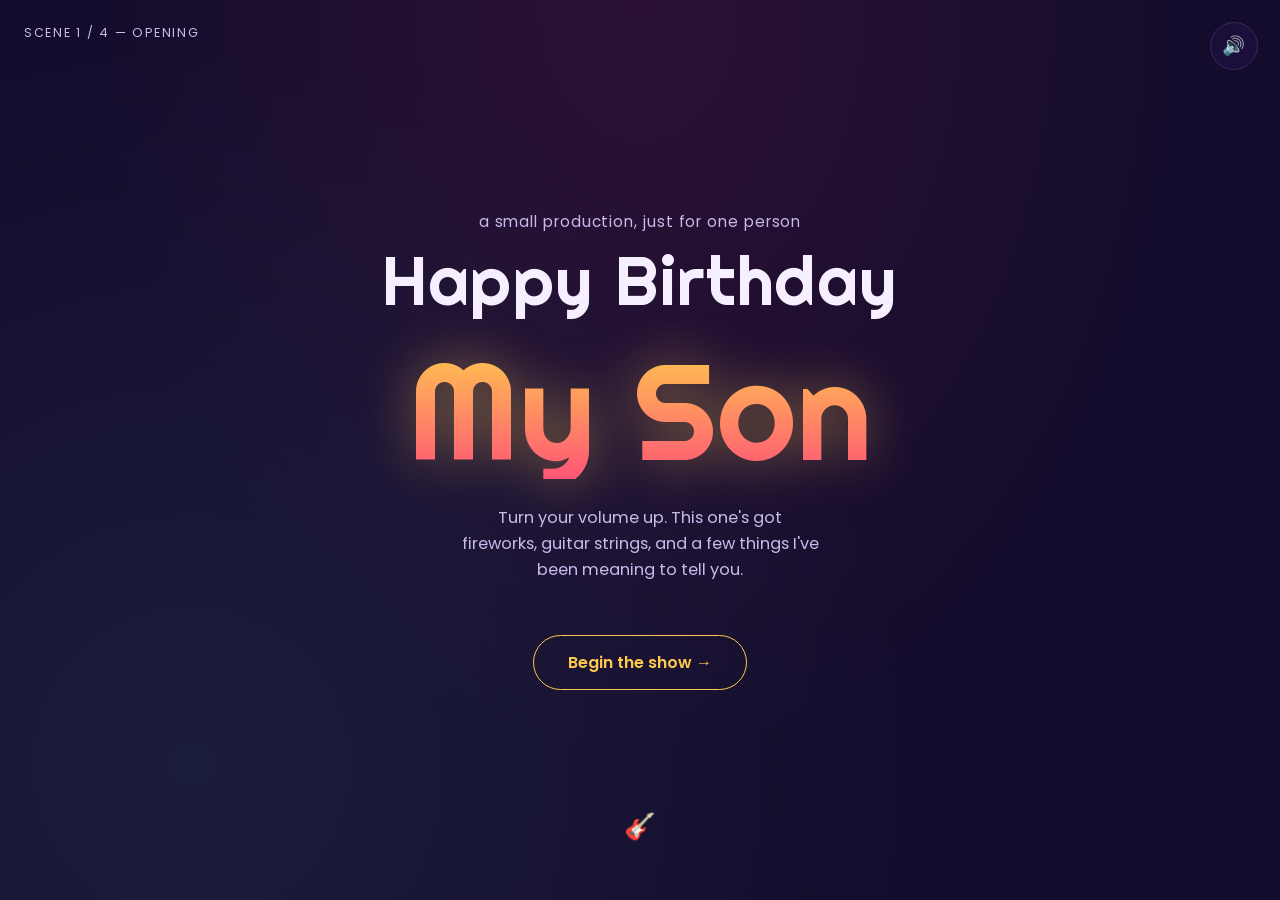
<file: index.html>
<!DOCTYPE html>
<html lang="en">
<head>
<meta charset="UTF-8">
<meta name="viewport" content="width=device-width, initial-scale=1.0">
<title>For Abhinav — Opening</title>
<link rel="stylesheet" href="style.css">
<style>
  .opening{ overflow:hidden; }

  /* black curtain that burns away */
  .curtain{
    position:fixed; inset:0; background:#000; z-index:40;
    animation:curtainOut 1.3s ease forwards; animation-delay:.5s;
  }
  @keyframes curtainOut{ to{ opacity:0; visibility:hidden; } }

  /* radiating speed-lines burst, classic anime impact frame */
  .speed-burst{
    position:fixed; inset:-20%;
    background:repeating-conic-gradient(from 0deg,
      rgba(255,255,255,.16) 0deg 1.1deg,
      transparent 1.1deg 6deg);
    z-index:2; pointer-events:none;
    opacity:0;
    animation:burstFlash 1.4s ease-out forwards;
    animation-delay:.55s;
    mix-blend-mode:screen;
  }
  @keyframes burstFlash{
    0%{ opacity:0; transform:scale(.4) rotate(0deg); }
    12%{ opacity:.9; transform:scale(1) rotate(2deg); }
    100%{ opacity:0; transform:scale(1.6) rotate(6deg); }
  }

.whiteflash{
    position:fixed; inset:0; background:#fff; z-index:41;
    opacity:0; 
    pointer-events: none; /* Add this line here! */
    animation:flashPop .5s ease-out forwards; animation-delay:.55s;
  }
  @keyframes flashPop{ 0%{opacity:0} 8%{opacity:.9} 100%{opacity:0} }

  .eyebrow-line{
    font-family:var(--body); font-size:.95rem; letter-spacing:.06em;
    color:var(--cream-dim);
    opacity:0; transform:translateY(10px);
    animation:lineIn .8s ease forwards; animation-delay:1.5s;
  }
  @keyframes lineIn{ to{ opacity:1; transform:translateY(0); } }

  .title-stack{ margin-top:.4rem; }

  .title-happy{
    font-family:var(--display);
    font-size:clamp(2rem, 7vw, 4.2rem);
    color:var(--cream);
    letter-spacing:.02em;
    opacity:0;
    transform:scale(.7);
    animation:popIn .7s cubic-bezier(.2,1.4,.4,1) forwards;
    animation-delay:1.9s;
  }

  .title-name{
    font-family:var(--display);
    font-size:clamp(3.4rem, 14vw, 8.5rem);
    line-height:1;
    margin-top:.15em;
    background:linear-gradient(180deg, var(--string) 0%, var(--flare) 120%);
    -webkit-background-clip:text; background-clip:text; color:transparent;
    filter:drop-shadow(0 0 26px rgba(255,201,77,.45));
    opacity:0;
    transform:scale(.55) rotate(-2deg);
    animation:namePop .8s cubic-bezier(.15,1.6,.35,1) forwards;
    animation-delay:2.35s;
  }
  @keyframes popIn{ 0%{opacity:0; transform:scale(.7)} 60%{opacity:1; transform:scale(1.08)} 100%{opacity:1; transform:scale(1)} }
  @keyframes namePop{ 0%{opacity:0; transform:scale(.5) rotate(-4deg)} 55%{opacity:1; transform:scale(1.12) rotate(1deg)} 100%{opacity:1; transform:scale(1) rotate(0)} }

  .subtitle{
    margin-top:1.6rem; max-width:36ch;
    color:var(--cream-dim); font-size:1.02rem; line-height:1.6;
    opacity:0; animation:lineIn .8s ease forwards; animation-delay:2.9s;
  }

  /* falling petals / confetti made of little bars in flare/string colors */
  .petals span{
    position:fixed; top:-5%; z-index:3; pointer-events:none;
    width:8px; height:14px; border-radius:2px;
    opacity:.85;
    animation:fall linear infinite;
  }
  @keyframes fall{
    to{ transform:translateY(115vh) rotate(340deg); }
  }

  .guitar-mark{
    position:absolute; bottom:6vh; opacity:0; font-size:1.6rem;
    animation:lineIn .8s ease forwards; animation-delay:3.1s;
    color:var(--spark);
  }
</style>
</head>
<body class="opening">
  <div class="stars"></div>
  <div class="curtain"></div>
  <div class="whiteflash"></div>
  <div class="speed-burst"></div>
  <div class="petals" id="petals"></div>

  <button class="sound-toggle" aria-label="toggle sound">🔊</button>
  <div class="page-index">SCENE 1 / 4 — OPENING</div>

  <main class="scene">
    <div class="eyebrow-line">a small production, just for one person</div>
    <div class="title-stack">
      <div class="title-happy">Happy Birthday</div>
      <div class="title-name">My Son</div>
    </div>
    <p class="subtitle">Turn your volume up. This one's got fireworks, guitar strings, and a few things I've been meaning to tell you.</p>
    <span class="guitar-mark">🎸</span>
    <a class= "next-link" href="fireworks.html">Begin the show →</a>
  </main>

<script>
  // scatter falling petals in flare / string / spark colors
  const petalHost = document.getElementById('petals');
  const colors = ['#FF3E7F', '#FFC94D', '#6FE3FF'];
  for (let i = 0; i < 26; i++){
    const p = document.createElement('span');
    p.style.left = Math.random() * 100 + 'vw';
    p.style.background = colors[i % colors.length];
    p.style.animationDuration = (6 + Math.random() * 6) + 's';
    p.style.animationDelay = (Math.random() * 6) + 's';
    petalHost.appendChild(p);
  }
</script>
<script src="audio.js"></script>
</body>
</html>
</file>
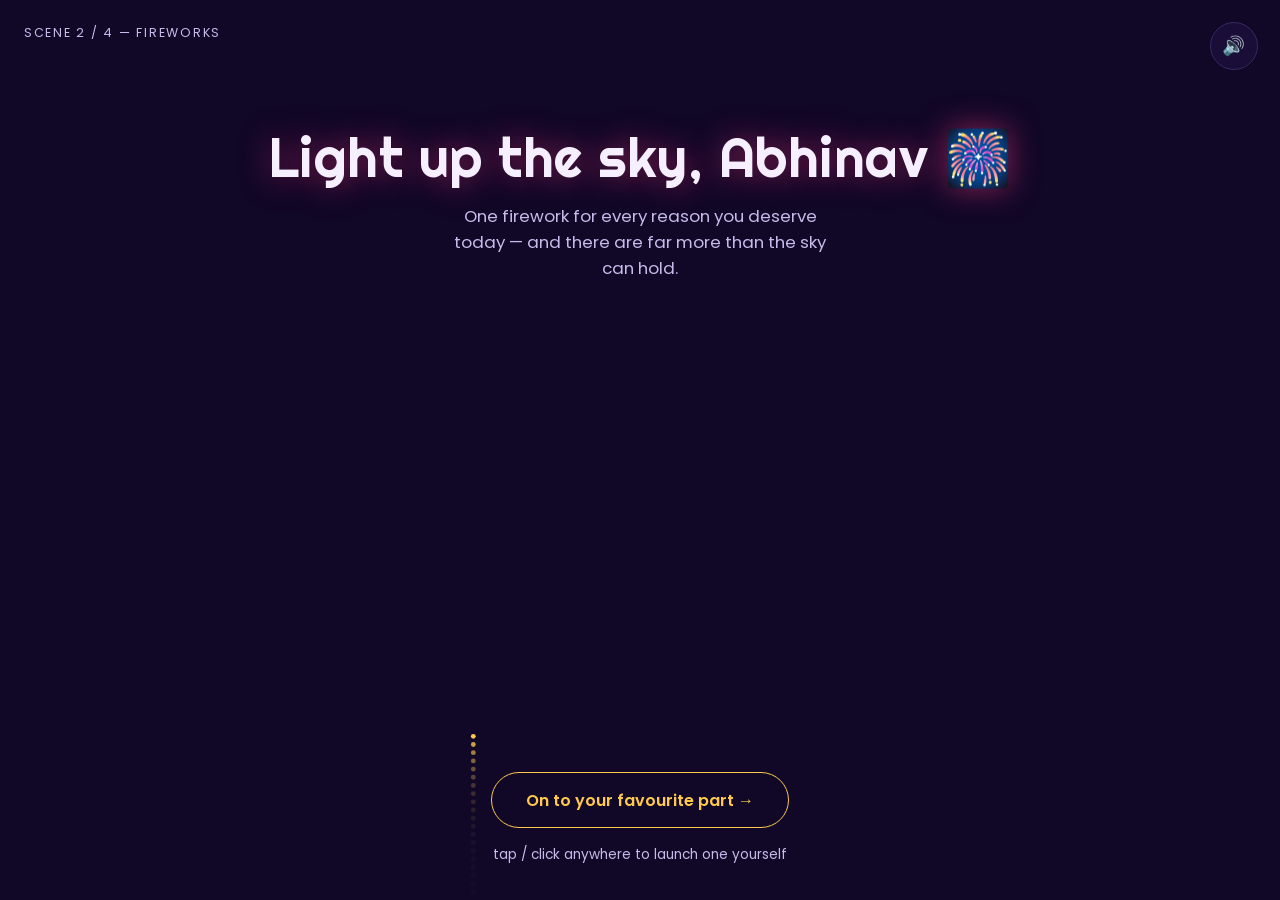
<file: fireworks.html>
<!DOCTYPE html>
<html lang="en">
<head>
<meta charset="UTF-8">
<meta name="viewport" content="width=device-width, initial-scale=1.0">
<title>For Abhinav — Fireworks</title>
<link rel="stylesheet" href="style.css">
<style>
  body{ overflow:hidden; height:100vh; }
  canvas{ position:fixed; inset:0; z-index:1; }

  .fw-caption{
    position:relative; z-index:5;
    text-align:center; pointer-events:none;
  }
  .fw-caption h2{
    font-size:clamp(1.8rem, 6vw, 3.4rem);
    color:var(--cream);
    text-shadow:0 0 30px rgba(255,62,127,.5);
    opacity:0; animation:capIn 1s ease forwards; animation-delay:1.2s;
  }
  .fw-caption p{
    margin-top:.9rem; color:var(--cream-dim); font-size:1.05rem;
    max-width:34ch; margin-left:auto; margin-right:auto;
    opacity:0; animation:capIn 1s ease forwards; animation-delay:2s;
  }
  @keyframes capIn{ to{ opacity:1; } }

  .hint{
    position:fixed; bottom:2.2rem; left:50%; transform:translateX(-50%);
    z-index:5; font-size:.85rem; color:var(--cream-dim);
    opacity:0; animation:capIn 1s ease forwards; animation-delay:2.6s;
    pointer-events:none;
  }

  .next-link{ pointer-events:auto; position:relative; z-index:6; }
</style>
</head>
<body>
  <canvas id="sky"></canvas>
  <button class="sound-toggle" aria-label="toggle sound">🔊</button>
  <div class="page-index">SCENE 2 / 4 — FIREWORKS</div>

  <main class="scene" style="justify-content:space-between; min-height:100vh; padding-top:14vh; padding-bottom:8vh;">
    <div class="fw-caption">
      <h2>Light up the sky, Abhinav 🎆</h2>
      <p>One firework for every reason you deserve today — and there are far more than the sky can hold.</p>
    </div>
    <a class="next-link" href="music.html">On to your favourite part →</a>
  </main>
  <div class="hint">tap / click anywhere to launch one yourself</div>

<script src="audio.js"></script>
<script>
(function(){
  const canvas = document.getElementById('sky');
  const ctx = canvas.getContext('2d');
  let W, H;
  function resize(){ W = canvas.width = window.innerWidth; H = canvas.height = window.innerHeight; }
  resize();
  window.addEventListener('resize', resize);

  const colors = ['#FF3E7F', '#FFC94D', '#6FE3FF', '#F5EFFF', '#B38CFF'];
  let rockets = [];
  let particles = [];

  function launchRocket(x){
    rockets.push({
      x: x ?? (40 + Math.random() * (W - 80)),
      y: H,
      targetY: H * (0.18 + Math.random() * 0.32),
      speed: 6.5 + Math.random() * 2.5,
      color: colors[Math.floor(Math.random() * colors.length)]
    });
  }

  function explode(x, y, color){
    const count = 46 + Math.floor(Math.random() * 30);
    for (let i = 0; i < count; i++){
      const angle = (Math.PI * 2 * i) / count;
      const speed = 1.6 + Math.random() * 3.4;
      particles.push({
        x, y,
        vx: Math.cos(angle) * speed,
        vy: Math.sin(angle) * speed,
        life: 1,
        decay: 0.008 + Math.random() * 0.012,
        color
      });
    }
    if (window.BDAY) BDAY.boom();
  }

  function tick(){
    ctx.fillStyle = 'rgba(20,12,44,0.22)';
    ctx.fillRect(0, 0, W, H);

    rockets.forEach(r => {
      r.y -= r.speed;
      ctx.beginPath();
      ctx.fillStyle = r.color;
      ctx.arc(r.x, r.y, 2.4, 0, Math.PI * 2);
      ctx.fill();
    });
    rockets = rockets.filter(r => {
      if (r.y <= r.targetY){ explode(r.x, r.y, r.color); return false; }
      return true;
    });

    particles.forEach(p => {
      p.x += p.vx; p.y += p.vy;
      p.vy += 0.035; // gravity
      p.life -= p.decay;
      ctx.globalAlpha = Math.max(p.life, 0);
      ctx.beginPath();
      ctx.fillStyle = p.color;
      ctx.arc(p.x, p.y, 2.1, 0, Math.PI * 2);
      ctx.fill();
      ctx.globalAlpha = 1;
    });
    particles = particles.filter(p => p.life > 0);

    requestAnimationFrame(tick);
  }
  tick();

  // auto show
  let autoCount = 0;
  const autoTimer = setInterval(() => {
    launchRocket();
    autoCount++;
    if (autoCount > 26) clearInterval(autoTimer);
  }, 750);

  // click / tap to launch your own
  window.addEventListener('click', (e) => {
    if (e.target.closest('.next-link') || e.target.closest('.sound-toggle')) return;
    launchRocket(e.clientX);
  });
  window.addEventListener('touchstart', (e) => {
    if (e.target.closest('.next-link') || e.target.closest('.sound-toggle')) return;
    const t = e.touches[0];
    launchRocket(t.clientX);
  });
})();
</script>
</body>
</html>
</file>
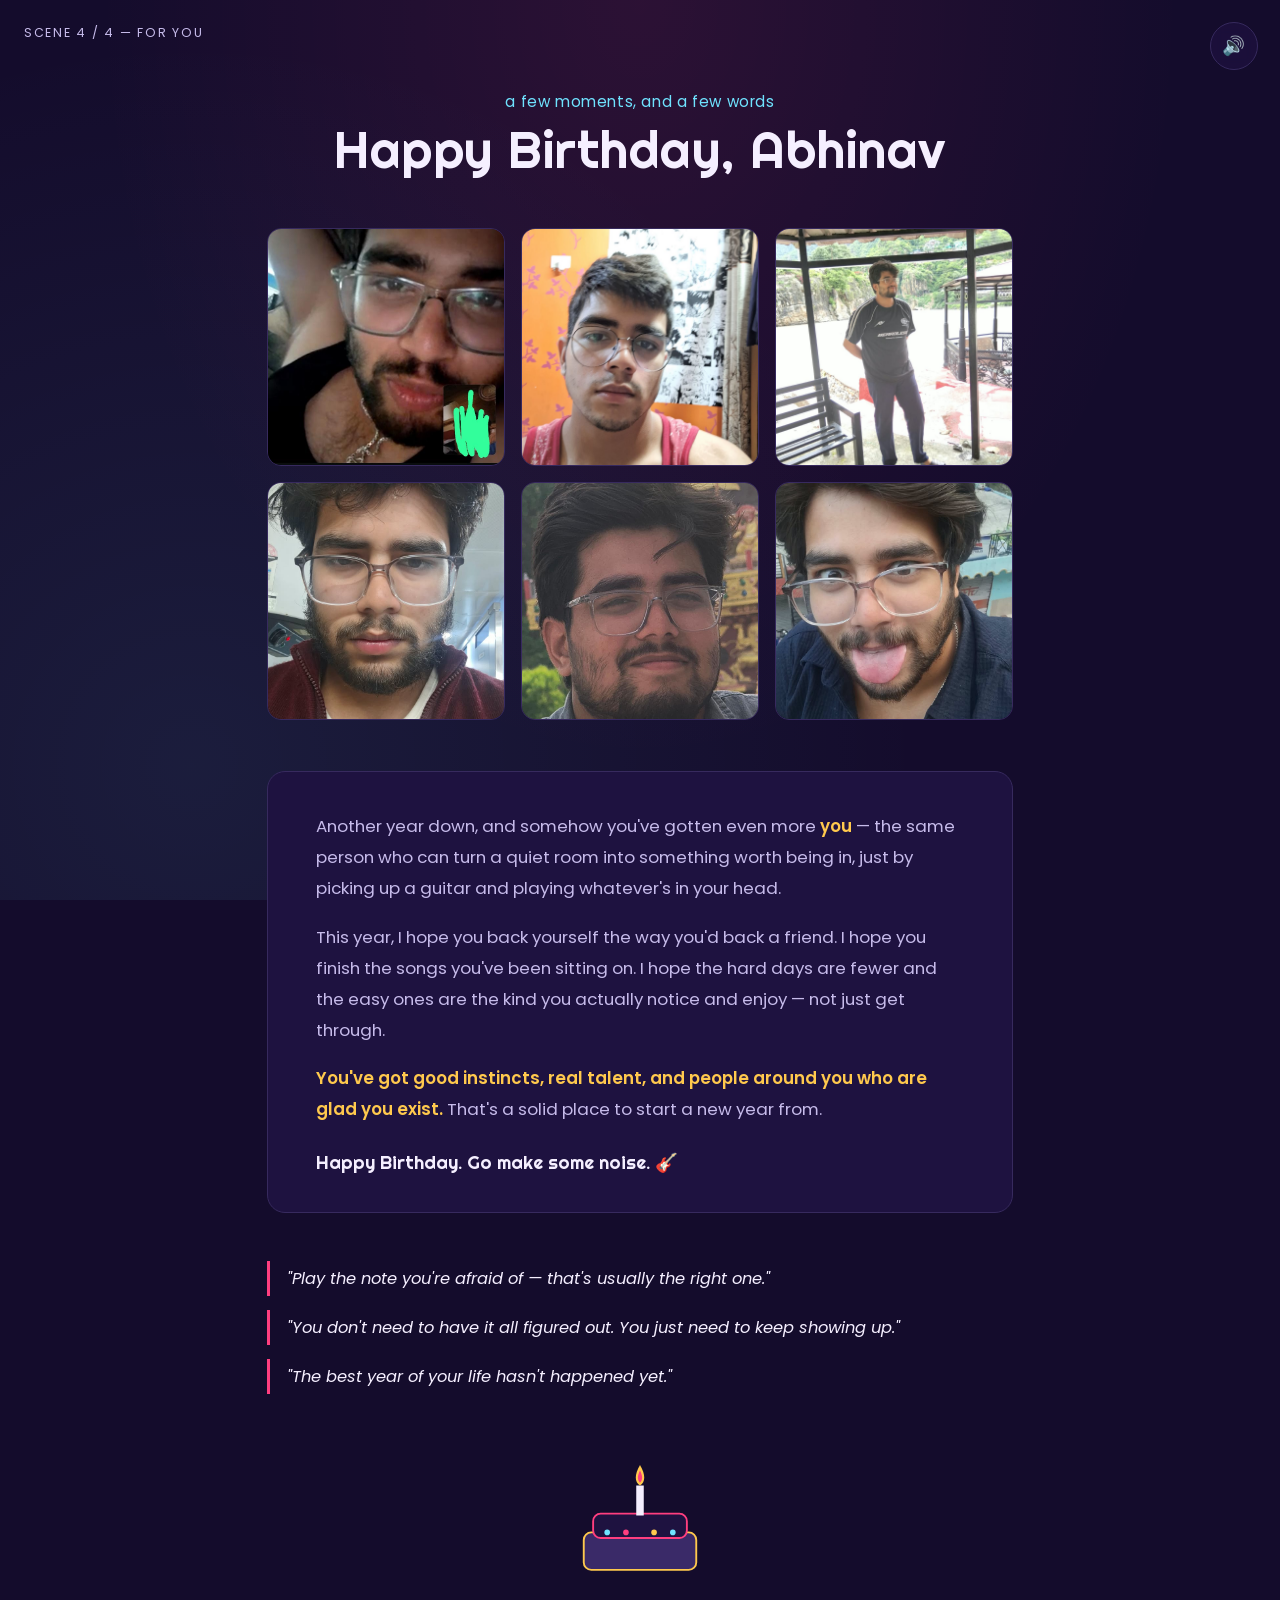
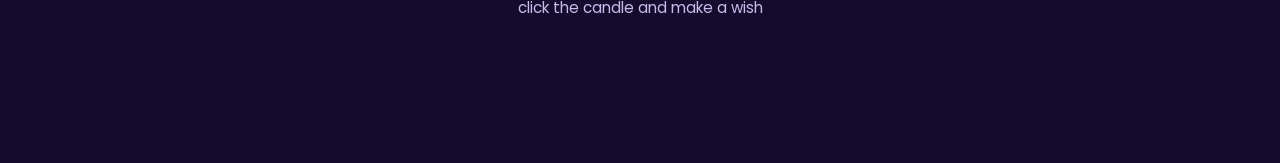
<file: memories.html>
<!DOCTYPE html>
<html lang="en">
<head>
<meta charset="UTF-8">
<meta name="viewport" content="width=device-width, initial-scale=1.0">
<title>For Abhinav — Memories & Wishes</title>
<link rel="stylesheet" href="style.css">
<style>
  .scene{ align-items:stretch; text-align:left; max-width:900px; margin:0 auto; padding-top:10vh; }
  .hero-line{ text-align:center; margin-bottom:3rem; }
  .hero-line .eyebrow{ color:var(--spark); letter-spacing:.04em; font-size:.95rem; margin-bottom:.5rem; }
  .hero-line h2{ font-size:clamp(2rem, 5.5vw, 3.2rem); }

  .gallery{
    display:grid; grid-template-columns:repeat(3, 1fr); gap:1rem;
    margin-bottom:3.2rem;
  }
  @media (max-width:640px){ .gallery{ grid-template-columns:repeat(2, 1fr); } }

  .frame{
    aspect-ratio:1/1; border-radius:14px; overflow:hidden;
    border:1.5px solid var(--ink-line);
    background:linear-gradient(150deg, var(--ink-panel), var(--ink-deep));
    display:flex; align-items:center; justify-content:center;
    position:relative;
  }
  .frame img{ width:100%; height:100%; object-fit:cover; display:block; }
  .frame .fallback{
    display:flex; flex-direction:column; align-items:center; gap:.4rem;
    color:var(--cream-dim); font-size:.72rem; padding:.6rem; text-align:center;
  }
  .frame .fallback .icon{ font-size:1.5rem; opacity:.6; }

  .letter{
    background:var(--ink-panel); border:1px solid var(--ink-line);
    border-radius:18px; padding:2.4rem clamp(1.4rem, 5vw, 3rem);
    margin-bottom:3rem;
  }
  .letter p{ color:var(--cream-dim); line-height:1.85; font-size:1.05rem; margin-bottom:1.1rem; }
  .letter p:last-child{ margin-bottom:0; }
  .letter strong{ color:var(--string); font-weight:600; }
  .signoff{ margin-top:1.6rem; color:var(--cream); font-family:var(--display); font-size:1.15rem; }

  .quotes{ display:grid; gap:.9rem; margin-bottom:3.4rem; }
  .quote{
    border-left:3px solid var(--flare);
    padding:.3rem 0 .3rem 1.1rem;
    color:var(--cream); font-size:1.02rem; font-style:italic;
  }

  .finale{ text-align:center; padding-bottom:8vh; }
  #cake{ width:150px; margin:0 auto 1rem; display:block; cursor:pointer; }
  .flame{ transform-origin:50% 100%; animation:flicker 1.4s ease-in-out infinite; }
  @keyframes flicker{ 0%,100%{ transform:scaleY(1) rotate(-2deg); } 50%{ transform:scaleY(1.15) rotate(2deg); } }
  .flame.out{ opacity:0; animation:none; }
  .wish-note{ color:var(--cream-dim); font-size:.95rem; margin-top:.6rem; min-height:1.4em; }

  .confetti-burst span{
    position:fixed; top:50%; left:50%; width:8px; height:8px; z-index:60;
    pointer-events:none; opacity:0; border-radius:2px;
  }
</style>
</head>
<body>
  <div class="stars"></div>
  <button class="sound-toggle" aria-label="toggle sound">🔊</button>
  <div class="page-index">SCENE 4 / 4 — FOR YOU</div>

  <main class="scene">
    <div class="hero-line">
      <div class="eyebrow">a few moments, and a few words</div>
      <h2>Happy Birthday, Abhinav</h2>
    </div>

    <section class="gallery" id="gallery">
      <!-- Replace assets/photos/photo1.jpg ... photo6.jpg with real photos of Abhinav.
           Until you do, each frame shows a friendly placeholder instead of breaking. -->
      <div class="frame"><img src="photo1.jpeg" alt="Abhinav" onerror="this.replaceWith(Object.assign(document.createElement('div'),{className:'fallback',innerHTML:'<span class=icon>🖼️</span>photo1.jpg'}))"></div>
      <div class="frame"><img src="photo2.jpeg" alt="Abhinav" onerror="this.replaceWith(Object.assign(document.createElement('div'),{className:'fallback',innerHTML:'<span class=icon>🖼️</span>photo2.jpg'}))"></div>
      <div class="frame"><img src="photo3.jpeg" alt="Abhinav" onerror="this.replaceWith(Object.assign(document.createElement('div'),{className:'fallback',innerHTML:'<span class=icon>🖼️</span>photo3.jpg'}))"></div>
      <div class="frame"><img src="photo4.jpeg" alt="Abhinav" onerror="this.replaceWith(Object.assign(document.createElement('div'),{className:'fallback',innerHTML:'<span class=icon>🖼️</span>photo4.jpg'}))"></div>
      <div class="frame"><img src="photo5.jpeg" alt="Abhinav" onerror="this.replaceWith(Object.assign(document.createElement('div'),{className:'fallback',innerHTML:'<span class=icon>🖼️</span>photo5.jpg'}))"></div>
      <div class="frame"><img src="photo6.jpeg" alt="Abhinav" onerror="this.replaceWith(Object.assign(document.createElement('div'),{className:'fallback',innerHTML:'<span class=icon>🖼️</span>photo6.jpg'}))"></div>
    </section>

    <section class="letter">
      <p>Another year down, and somehow you've gotten even more <strong>you</strong> — the same person who can turn a quiet room into something worth being in, just by picking up a guitar and playing whatever's in your head.</p>
      <p>This year, I hope you back yourself the way you'd back a friend. I hope you finish the songs you've been sitting on. I hope the hard days are fewer and the easy ones are the kind you actually notice and enjoy — not just get through.</p>
      <p><strong>You've got good instincts, real talent, and people around you who are glad you exist.</strong> That's a solid place to start a new year from.</p>
      <div class="signoff">Happy Birthday. Go make some noise. 🎸</div>
    </section>

    <section class="quotes">
      <div class="quote">"Play the note you're afraid of — that's usually the right one."</div>
      <div class="quote">"You don't need to have it all figured out. You just need to keep showing up."</div>
      <div class="quote">"The best year of your life hasn't happened yet."</div>
    </section>

    <section class="finale">
      <svg id="cake" viewBox="0 0 160 140" xmlns="http://www.w3.org/2000/svg">
        <rect x="20" y="90" width="120" height="40" rx="8" fill="#3a2a68" stroke="#FFC94D" stroke-width="2"/>
        <rect x="30" y="70" width="100" height="26" rx="8" fill="#1E1240" stroke="#FF3E7F" stroke-width="2"/>
        <rect x="76" y="40" width="8" height="32" fill="#F5EFFF"/>
        <g class="flame" id="flame">
          <path d="M80 18 C74 28 74 36 80 40 C86 36 86 28 80 18 Z" fill="#FFC94D"/>
          <path d="M80 24 C77 30 77 34 80 37 C83 34 83 30 80 24 Z" fill="#FF3E7F"/>
        </g>
        <circle cx="45" cy="90" r="3" fill="#6FE3FF"/>
        <circle cx="65" cy="90" r="3" fill="#FF3E7F"/>
        <circle cx="95" cy="90" r="3" fill="#FFC94D"/>
        <circle cx="115" cy="90" r="3" fill="#6FE3FF"/>
      </svg>
      <div class="wish-note" id="wishNote">click the candle and make a wish</div>
    </section>
  </main>

<script src="audio.js"></script>
<script>
  const flame = document.getElementById('flame');
  const cake = document.getElementById('cake');
  const wishNote = document.getElementById('wishNote');
  let blown = false;

  cake.addEventListener('click', () => {
    if (blown) return;
    blown = true;
    flame.classList.add('out');
    wishNote.textContent = 'Whatever you wished for — I hope it finds you this year. 🎂';
    burstConfetti();
    if (window.BDAY) BDAY.boom();
  });

  function burstConfetti(){
    const colors = ['#FF3E7F', '#FFC94D', '#6FE3FF', '#F5EFFF'];
    const host = document.createElement('div');
    host.className = 'confetti-burst';
    document.body.appendChild(host);
    for (let i = 0; i < 60; i++){
      const s = document.createElement('span');
      const angle = Math.random() * Math.PI * 2;
      const dist = 120 + Math.random() * 260;
      s.style.background = colors[i % colors.length];
      s.style.setProperty('--dx', Math.cos(angle) * dist + 'px');
      s.style.setProperty('--dy', Math.sin(angle) * dist + 'px');
      s.style.animation = `confettiFly ${0.9 + Math.random() * 0.6}s ease-out forwards`;
      host.appendChild(s);
    }
    setTimeout(() => host.remove(), 1700);
  }

  const styleTag = document.createElement('style');
  styleTag.textContent = `
    @keyframes confettiFly{
      0%{ opacity:1; transform:translate(-50%,-50%) translate(0,0) rotate(0deg); }
      100%{ opacity:0; transform:translate(-50%,-50%) translate(var(--dx), var(--dy)) rotate(340deg); }
    }`;
  document.head.appendChild(styleTag);
</script>
</body>
</html>
</file>
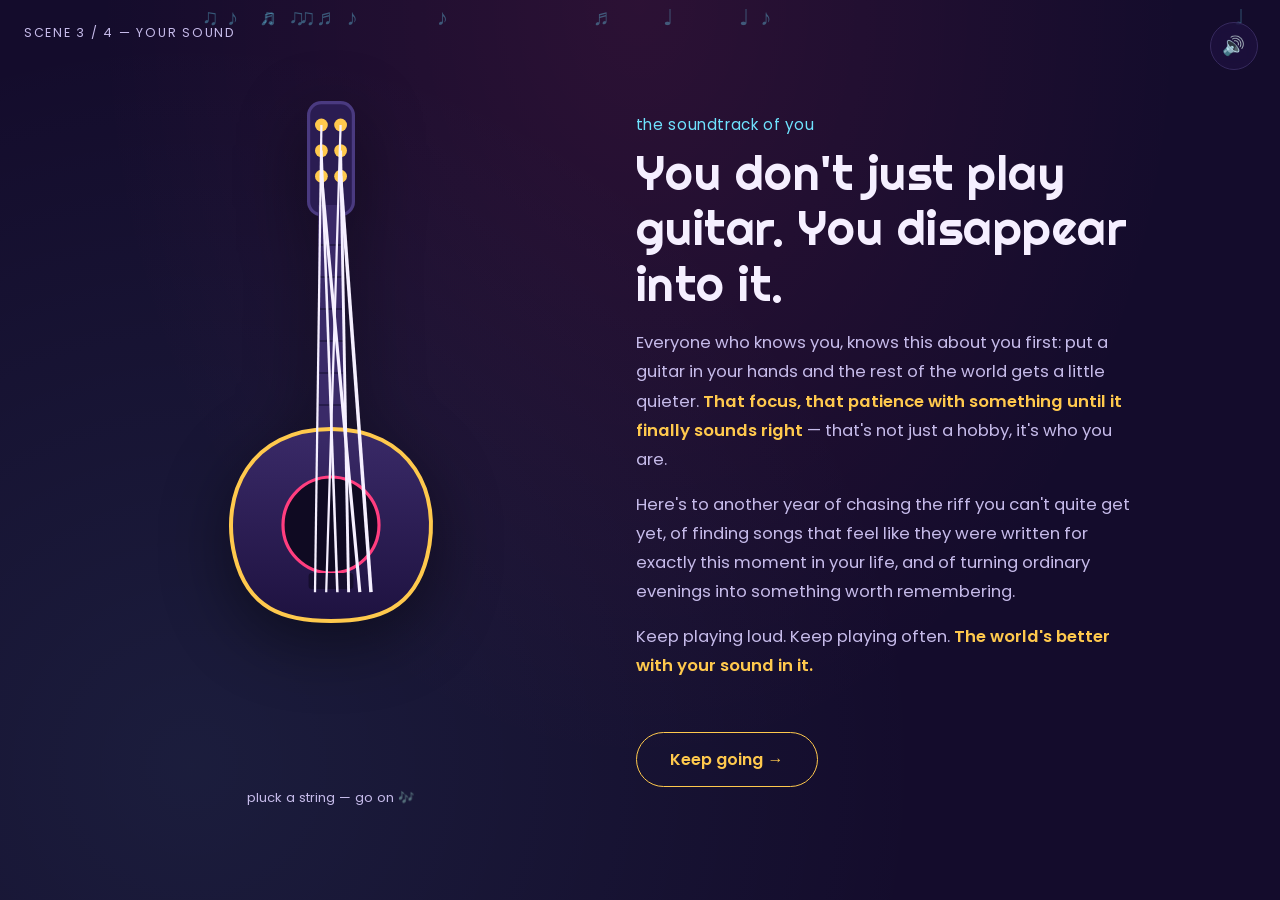
<file: music.html>
<!DOCTYPE html>
<html lang="en">
<head>
<meta charset="UTF-8">
<meta name="viewport" content="width=device-width, initial-scale=1.0">
<title>For Abhinav — Your Music</title>
<link rel="stylesheet" href="style.css">
<style>
  .scene{ min-height:100vh; }
  .music-wrap{
    display:grid; grid-template-columns:1fr 1.15fr; gap:5vw;
    align-items:center; max-width:1100px; width:100%;
    text-align:left;
  }
  @media (max-width:840px){
    .music-wrap{ grid-template-columns:1fr; text-align:center; }
    .guitar-col{ order:2; }
  }

  .guitar-col{ display:flex; justify-content:center; }
  #guitar{ width:min(78vw, 320px); filter:drop-shadow(0 18px 34px rgba(0,0,0,.45)); cursor:pointer; }
  .string{ transition:stroke .08s ease; }
  .string:hover{ stroke:var(--flare-soft); }
  .string.plucked{ animation:pluckShake .35s ease; }
  @keyframes pluckShake{
    0%{ transform:translateX(0); } 25%{ transform:translateX(-1.6px); }
    50%{ transform:translateX(1.6px); } 75%{ transform:translateX(-1px); } 100%{ transform:translateX(0); }
  }
  .guitar-hint{ font-size:.82rem; color:var(--cream-dim); text-align:center; margin-top:1rem; }

  .text-col .eyebrow{ color:var(--spark); font-size:.95rem; letter-spacing:.04em; margin-bottom:.6rem; }
  .text-col h2{ font-size:clamp(2rem, 5vw, 3rem); color:var(--cream); margin-bottom:1.1rem; }
  .text-col p{ color:var(--cream-dim); line-height:1.75; font-size:1.04rem; max-width:46ch; margin-bottom:1rem; }
  .text-col p:last-of-type{ margin-bottom:0; }
  .text-col strong{ color:var(--string); font-weight:600; }

  .notes-float span{
    position:fixed; z-index:0; font-size:1.4rem; opacity:.35; color:var(--spark);
    animation:noteRise linear infinite; pointer-events:none;
  }
  @keyframes noteRise{
    from{ transform:translateY(10vh) rotate(0deg); opacity:0; }
    10%{ opacity:.45; }
    90%{ opacity:.3; }
    to{ transform:translateY(-110vh) rotate(25deg); opacity:0; }
  }
</style>
</head>
<body>
  <div class="stars"></div>
  <div class="notes-float" id="notesFloat"></div>
  <button class="sound-toggle" aria-label="toggle sound">🔊</button>
  <div class="page-index">SCENE 3 / 4 — YOUR SOUND</div>

  <main class="scene">
    <div class="music-wrap">
      <div class="guitar-col">
        <div>
          <svg id="guitar" viewBox="0 0 200 420" xmlns="http://www.w3.org/2000/svg">
            <!-- headstock -->
            <rect x="86" y="6" width="28" height="70" rx="8" fill="#2a1c52" stroke="#4a3a80" stroke-width="2"/>
            <circle cx="94" cy="20" r="4" fill="#FFC94D"/>
            <circle cx="106" cy="20" r="4" fill="#FFC94D"/>
            <circle cx="94" cy="36" r="4" fill="#FFC94D"/>
            <circle cx="106" cy="36" r="4" fill="#FFC94D"/>
            <circle cx="94" cy="52" r="4" fill="#FFC94D"/>
            <circle cx="106" cy="52" r="4" fill="#FFC94D"/>
            <!-- neck -->
            <rect x="92" y="70" width="16" height="150" fill="#3a2a68"/>
            <g stroke="#150e2e" stroke-width="1" opacity=".6">
              <line x1="92" y1="95" x2="108" y2="95"/>
              <line x1="92" y1="115" x2="108" y2="115"/>
              <line x1="92" y1="135" x2="108" y2="135"/>
              <line x1="92" y1="155" x2="108" y2="155"/>
              <line x1="92" y1="175" x2="108" y2="175"/>
              <line x1="92" y1="195" x2="108" y2="195"/>
            </g>
            <!-- body -->
            <path d="M100 210
                     C50 210 30 250 40 290
                     C48 322 70 330 100 330
                     C130 330 152 322 160 290
                     C170 250 150 210 100 210 Z"
                  fill="url(#bodyGrad)" stroke="#FFC94D" stroke-width="2.5"/>
            <defs>
              <linearGradient id="bodyGrad" x1="0" y1="0" x2="0" y2="1">
                <stop offset="0%" stop-color="#3a2a68"/>
                <stop offset="100%" stop-color="#1E1240"/>
              </linearGradient>
            </defs>
            <circle cx="100" cy="270" r="30" fill="#0f0a22" stroke="#FF3E7F" stroke-width="2"/>
            <rect x="86" y="300" width="28" height="10" rx="2" fill="#150e2e"/>

            <!-- strings: clickable -->
            <line class="string" data-freq="82.41"  x1="94" y1="20" x2="90"  y2="312" stroke="#F5EFFF" stroke-width="1.4"/>
            <line class="string" data-freq="110.00" x1="106" y1="20" x2="97" y2="312" stroke="#F5EFFF" stroke-width="1.4"/>
            <line class="string" data-freq="146.83" x1="94" y1="36" x2="104" y2="312" stroke="#F5EFFF" stroke-width="1.6"/>
            <line class="string" data-freq="196.00" x1="106" y1="36" x2="111" y2="312" stroke="#F5EFFF" stroke-width="1.8"/>
            <line class="string" data-freq="246.94" x1="94" y1="52" x2="118" y2="312" stroke="#F5EFFF" stroke-width="2"/>
            <line class="string" data-freq="329.63" x1="106" y1="52" x2="125" y2="312" stroke="#F5EFFF" stroke-width="2.2"/>
          </svg>
          <p class="guitar-hint">pluck a string — go on 🎶</p>
        </div>
      </div>

      <div class="text-col">
        <div class="eyebrow">the soundtrack of you</div>
        <h2>You don't just play guitar. You disappear into it.</h2>
        <p>Everyone who knows you, knows this about you first: put a guitar in your hands and the rest of the world gets a little quieter. <strong>That focus, that patience with something until it finally sounds right</strong> — that's not just a hobby, it's who you are.</p>
        <p>Here's to another year of chasing the riff you can't quite get yet, of finding songs that feel like they were written for exactly this moment in your life, and of turning ordinary evenings into something worth remembering.</p>
        <p>Keep playing loud. Keep playing often. <strong>The world's better with your sound in it.</strong></p>
        <a class="next-link" href="memories.html" style="animation-delay:.4s;">Keep going →</a>
      </div>
    </div>
  </main>

<script src="audio.js"></script>
<script>
  // floating music notes in the background
  const host = document.getElementById('notesFloat');
  const glyphs = ['♪','♫','♬','♩'];
  for (let i = 0; i < 14; i++){
    const s = document.createElement('span');
    s.textContent = glyphs[i % glyphs.length];
    s.style.left = Math.random() * 100 + 'vw';
    s.style.animationDuration = (9 + Math.random() * 8) + 's';
    s.style.animationDelay = (Math.random() * 9) + 's';
    host.appendChild(s);
  }

  // clickable guitar strings
  document.querySelectorAll('.string').forEach(str => {
    str.addEventListener('click', () => {
      const freq = parseFloat(str.dataset.freq);
      if (window.BDAY) BDAY.note(freq * 2); // one octave up, sits nicer as a "pluck"
      str.classList.remove('plucked'); void str.offsetWidth; str.classList.add('plucked');
    });
  });

  // gentle welcome strum on arrival
  window.addEventListener('load', () => {
    setTimeout(() => {
      const strings = document.querySelectorAll('.string');
      strings.forEach((str, i) => {
        setTimeout(() => {
          const freq = parseFloat(str.dataset.freq);
          if (window.BDAY) BDAY.note(freq * 2);
          str.classList.add('plucked');
          setTimeout(() => str.classList.remove('plucked'), 350);
        }, i * 140);
      });
    }, 900);
  });
</script>
</body>
</html>
</file>
<file: style.css>
/* ============================================================
   Shared tokens — Abhinav's Birthday Site
   Palette: night-stage violet + magenta flare + gold string + cyan spark
   Type: Righteous (display / poster energy) + Poppins (body)
   ============================================================ */

@import url('https://fonts.googleapis.com/css2?family=Righteous&family=Poppins:wght@300;400;500;600;700&display=swap');

:root{
  --ink-deep:   #140C2C;   /* base night stage        */
  --ink-panel:  #1E1240;   /* raised panel / card      */
  --ink-line:   #372a5e;   /* hairline / border        */
  --flare:      #FF3E7F;   /* magenta flare            */
  --flare-soft: #ff6fa0;
  --string:     #FFC94D;   /* gold — guitar string / firework */
  --spark:      #6FE3FF;   /* cyan spark               */
  --cream:      #F5EFFF;   /* primary text on dark     */
  --cream-dim:  #C6BBEA;   /* secondary text on dark   */

  --display: 'Righteous', 'Poppins', sans-serif;
  --body:    'Poppins', sans-serif;
}

*{ box-sizing:border-box; margin:0; padding:0; }

html{ scroll-behavior:smooth; }

body{
  background:var(--ink-deep);
  color:var(--cream);
  font-family:var(--body);
  min-height:100vh;
  overflow-x:hidden;
  position:relative;
}

/* soft vignette + star grain used on every scene */
body::before{
  content:'';
  position:fixed; inset:0;
  background:
    radial-gradient(ellipse at 50% 0%, rgba(255,62,127,0.10), transparent 60%),
    radial-gradient(circle at 15% 85%, rgba(111,227,255,0.08), transparent 55%),
    var(--ink-deep);
  z-index:-2;
}

.stars{ position:fixed; inset:0; z-index:-1; pointer-events:none; }
.stars span{
  position:absolute; width:2px; height:2px; border-radius:50%;
  background:var(--cream); opacity:.5;
  animation:twinkle 3.5s ease-in-out infinite;
}
@keyframes twinkle{ 0%,100%{opacity:.15} 50%{opacity:.8} }

h1,h2,h3{ font-family:var(--display); font-weight:400; letter-spacing:.5px; line-height:1.15; }

a{ color:inherit; text-decoration:none; }

/* ---------- reusable scene shell ---------- */
.scene{
  min-height:100vh;
  display:flex; flex-direction:column; align-items:center; justify-content:center;
  padding:8vh 6vw;
  text-align:center;
  position:relative;
}

/* ---------- continue / nav button ---------- */
.next-link{
  margin-top:3.2rem;
  display:inline-flex; align-items:center; gap:.6rem;
  padding:.9rem 2.1rem;
  border-radius:999px;
  border:1.5px solid var(--string);
  color:var(--string);
  font-family:var(--body); font-weight:600; font-size:1rem;
  background:transparent;
  cursor:pointer;
  transition:transform .35s ease, background .35s ease, color .35s ease, box-shadow .35s ease;
  opacity:0; animation:riseIn .9s ease forwards;
  animation-delay:2.4s;
}
.next-link:hover{
  background:var(--string); color:var(--ink-deep);
  box-shadow:0 0 28px rgba(255,201,77,.55);
  transform:translateY(-2px);
}
@keyframes riseIn{ from{opacity:0; transform:translateY(14px)} to{opacity:1; transform:translateY(0)} }

/* ---------- sound toggle, present on every page ---------- */
.sound-toggle{
  position:fixed; top:1.4rem; right:1.4rem; z-index:50;
  width:3rem; height:3rem; border-radius:50%;
  border:1.5px solid var(--ink-line);
  background:rgba(30,18,64,.7); backdrop-filter:blur(6px);
  color:var(--cream); font-size:1.15rem;
  display:flex; align-items:center; justify-content:center;
  cursor:pointer;
}
.sound-toggle:hover{ border-color:var(--string); }

.page-index{
  position:fixed; top:1.5rem; left:1.5rem; z-index:50;
  font-family:var(--body); font-size:.78rem; letter-spacing:.14em;
  color:var(--cream-dim);
}

@media (prefers-reduced-motion: reduce){
  *{ animation-duration:.01ms !important; animation-iteration-count:1 !important; transition-duration:.01ms !important; }
}

@media (max-width:640px){
  .scene{ padding:7vh 6vw; }
}
</file>
